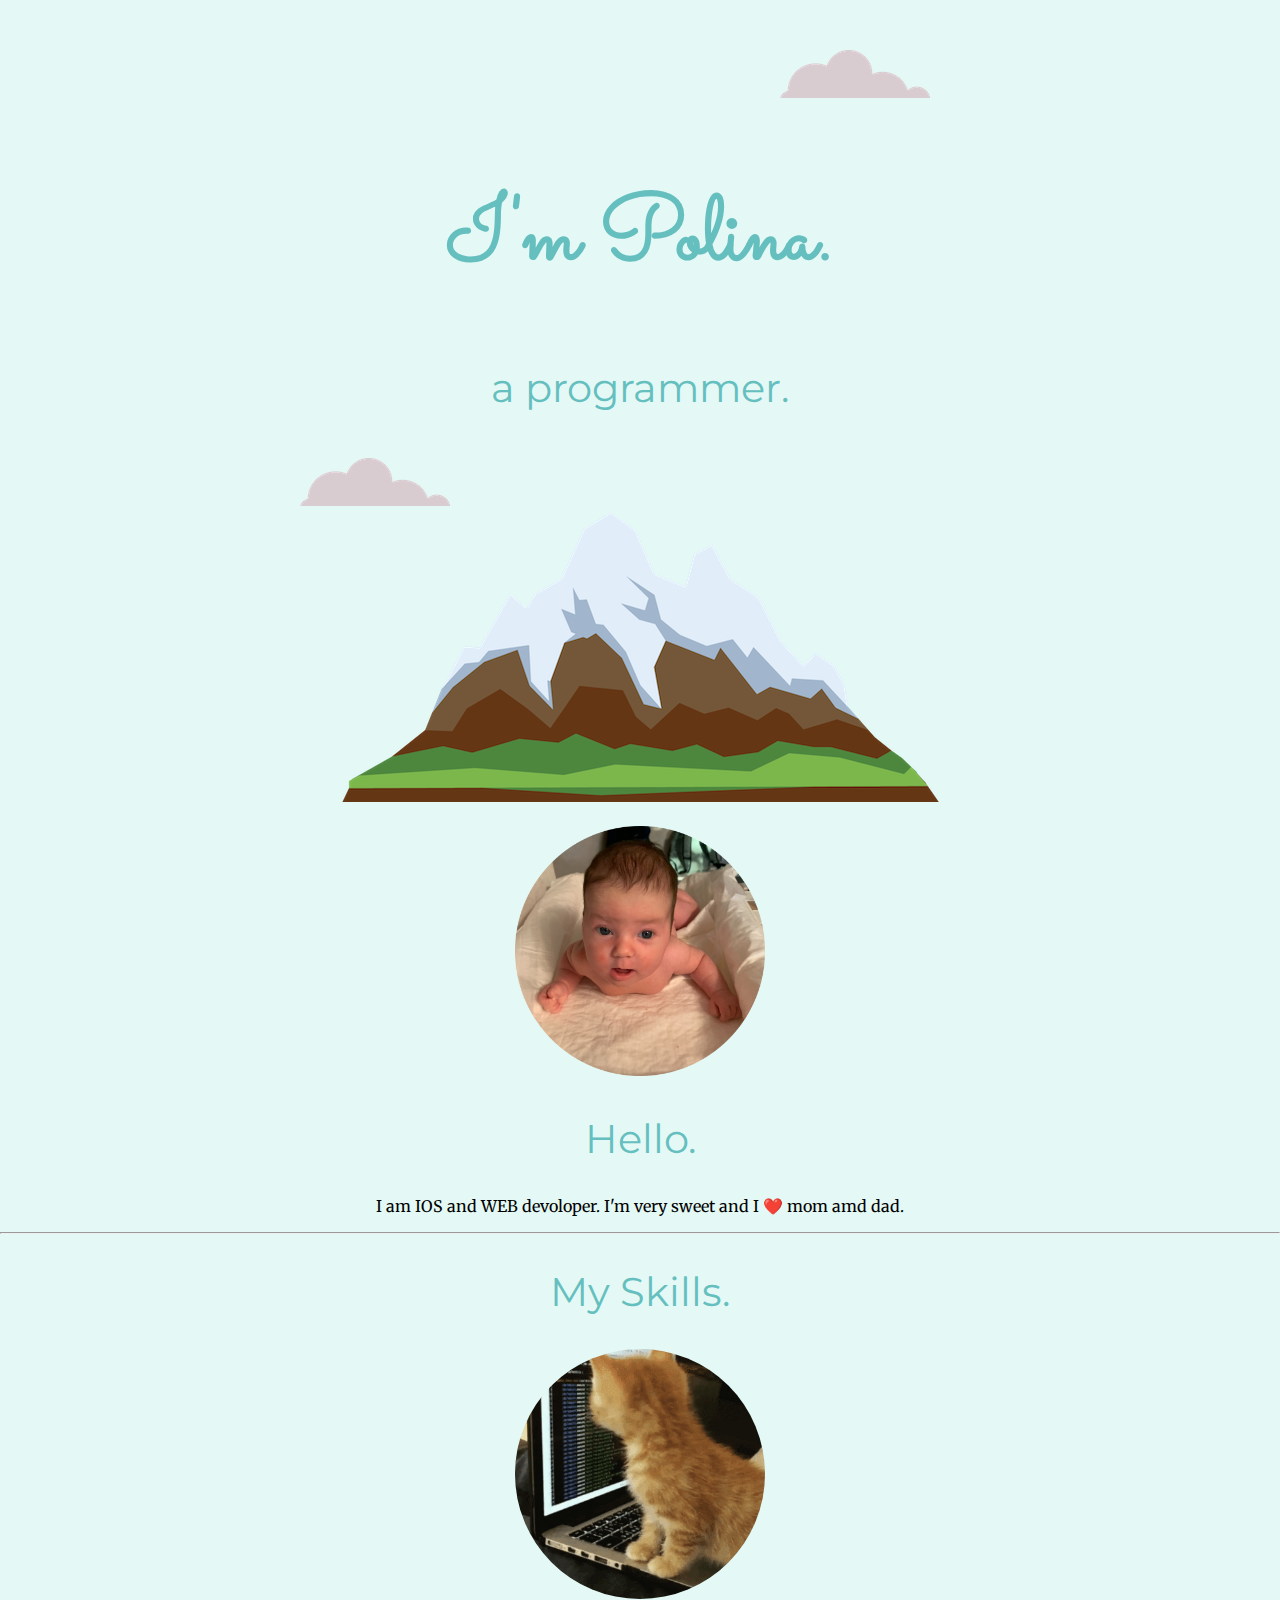
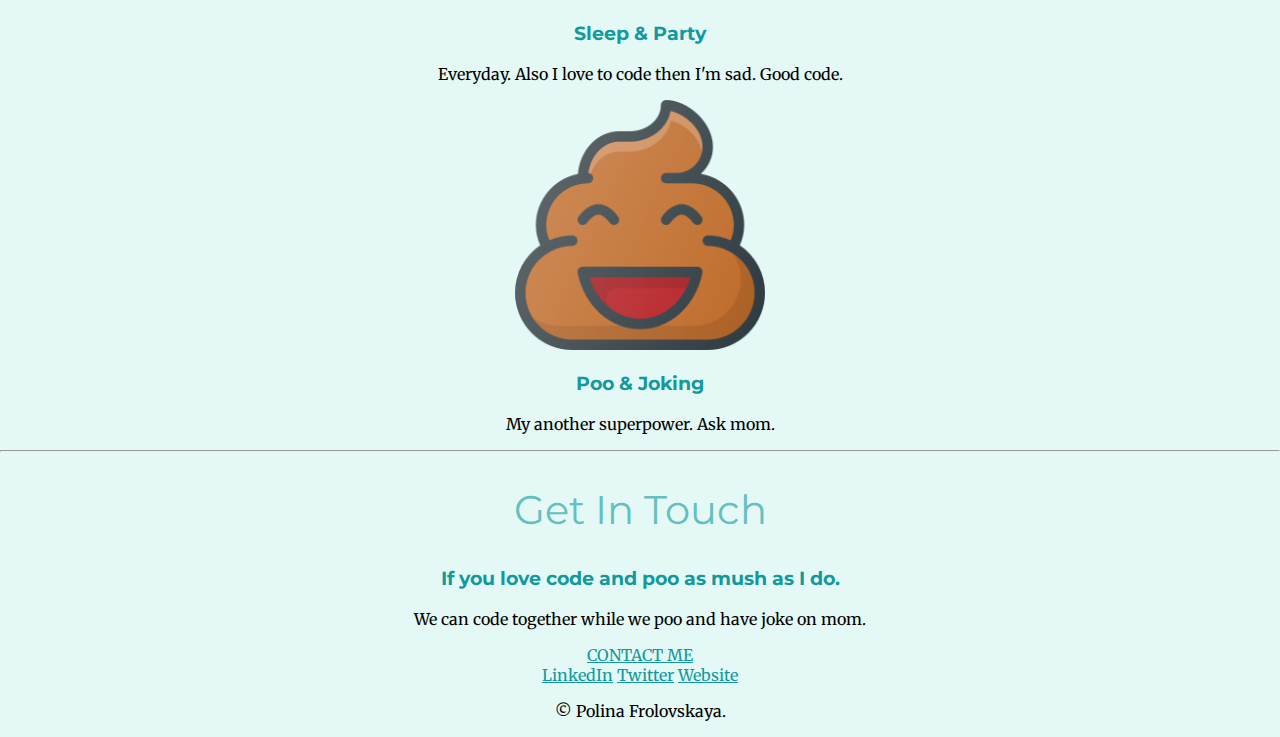
<file: CSS  My Site/index.html>
<!DOCTYPE html>
<html lang="en" dir="ltr">

<head>
  <meta charset="utf-8">
  <title>Polina Frolovskaya</title>
  <link rel="stylesheet" href="css/styles.css">
  <link rel="icon" href="images/favicon.ico">
  <link rel="preconnect" href="https://fonts.googleapis.com">
  <link rel="preconnect" href="https://fonts.gstatic.com" crossorigin>
  <link href="https://fonts.googleapis.com/css2?family=Merriweather&family=Montserrat&family=Sacramento&display=swap" rel="stylesheet">

</head>

<body>
  <div class="top-container">
    <img class="top-cloud" src="images/cloud.png" alt="cloud-img">
    <h1>I'm Polina.</h1>
    <h2>a programmer.</h2>
    <img class="bottom-cloud" src="images/cloud.png" alt="cloud-img">
    <img src="images/mountain.png" alt="mountain-img">
  </div>


  <div class="middle-container">
    <div class="profile">
      <img class="polina-img" src="images/Polina.png" alt="Polina-Frolovskaya">
      <h2>Hello.</h2>
      <p>I am IOS and WEB devoloper. I'm very sweet and I ❤️ mom amd dad.</p>
    </div>
    <hr>
    <div class="skills">
      <h2>My Skills.</h2>
      <div class="skill-row">
        <img class="cat-gif" src="images/cat.gif" alt="cat gif">
        <h3>Sleep & Party</h3>
        <p>Everyday. Also I love to code then I'm sad. Good code.</p>
      </div>
      <div class="skill-row">
        <img class="" src="images/poo.png" height="250">
        <h3>Poo & Joking</h3>
        <p>My another superpower. Ask mom.</p>
      </div>
    </div>
    <hr>
    <div class="contact-me">
      <h2>Get In Touch</h2>
      <h3>If you love code and poo as mush as I do.</h3>
      <p>We can code together while we poo and have joke on mom.</p>
      <a class="btn" href="mailto:name@email.com">CONTACT ME</a>
    </div>
  </div>


  <div class="bottom-container">
    <a class="footer-link" href="https://www.linkedin.com/">LinkedIn</a>
    <a class="footer-link" href="https://twitter.com/">Twitter</a>
    <a class="footer-link" href="https://www.appbrewery.co/">Website</a>
    <p>© Polina Frolovskaya.</p>
  </div>



</body>

</html>
</file>
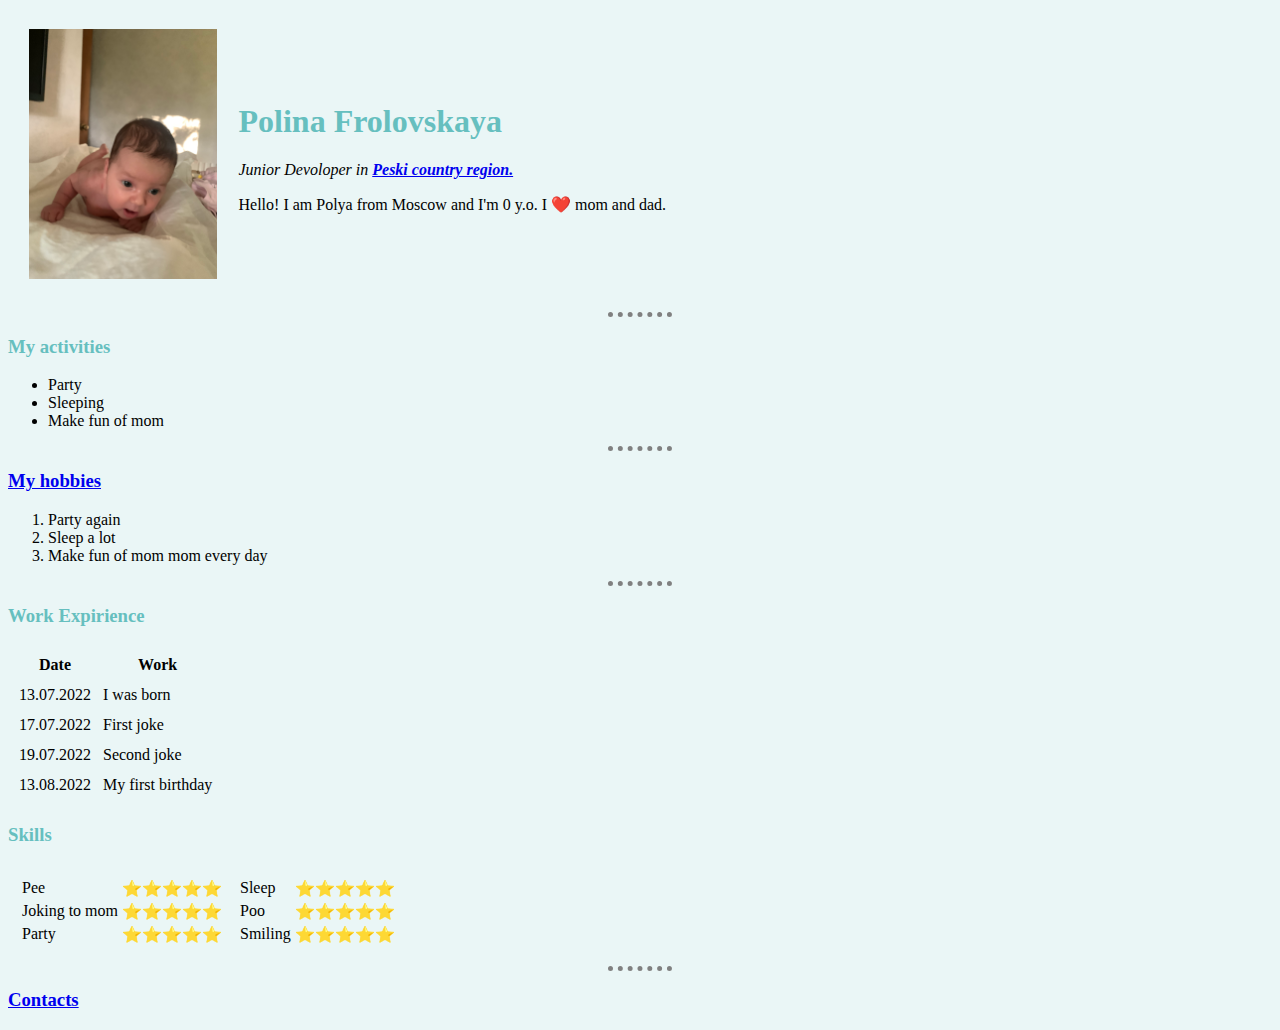
<file: HTML - Personal Site/index.html>
<!DOCTYPE html>
<html lang="en" dir="ltr">

<head>
  <meta charset="utf-8">
  <title>Personal Site</title>
  <link rel="stylesheet" href="css/styles.css">

</head>

<body>
  <table cellspacing="20">
    <tr>
      <td><img src="image/IMG_3059.jpeg" alt="Polina Frolovskaya profile" height="250"></td>
      <td>
        <h1>Polina Frolovskaya</h1>
        <p><em>Junior Devoloper in <strong><a href="https://ru.wikipedia.org/wiki/%D0%9F%D0%B5%D1%81%D0%BA%D0%B8_(%D0%9A%D0%BE%D0%BB%D0%BE%D0%BC%D0%B5%D0%BD%D1%81%D0%BA%D0%B8%D0%B9_%D1%80%D0%B0%D0%B9%D0%BE%D0%BD)">Peski country
                region.</a></strong></em></p>
        <p>Hello! I am Polya from Moscow and I'm 0 y.o. I ❤️ mom and dad.</p>
      </td>
    </tr>
  </table>
  <hr>
  <h3>My activities</h3>
  <ul>
    <li>Party</li>
    <li>Sleeping</li>
    <li>Make fun of mom</li>
  </ul>
  <hr>
  <h3><a href="hobbies.html">My hobbies</a></h3>
  <ol>
    <li>Party again</li>
    <li>Sleep a lot</li>
    <li>Make fun of mom mom every day</li>
  </ol>
  <hr>
  <h3>Work Expirience</h3>
  <table cellspacing="10">
    <thead>
      <tr>
        <th>Date</th>
        <th>Work</th>
      </tr>
    </thead>
    <tr>
      <td>13.07.2022</td>
      <td>I was born</td>
    </tr>
    <tr>
      <td>17.07.2022</td>
      <td>First joke</td>
    </tr>
    <tr>
      <td>19.07.2022</td>
      <td>Second joke</td>
    </tr>
    <tr>
      <td>13.08.2022</td>
      <td>My first birthday</td>
    </tr>
  </table>
  <h3>Skills</h3>
  <table cellspacing="10">
    <tr>
      <td>
        <table>
          <tr>
            <td>Pee</td>
            <td>⭐️⭐️⭐️⭐️⭐️</td>
          </tr>
          <tr>
            <td>Joking to mom</td>
            <td>⭐️⭐️⭐️⭐️⭐️</td>
          </tr>
          <tr>
            <td>Party</td>
            <td>⭐️⭐️⭐️⭐️⭐️</td>
          </tr>
        </table>
      </td>
      <td>
        <table>
          <tr>
            <td>Sleep</td>
            <td>⭐️⭐️⭐️⭐️⭐️</td>
          </tr>
          <tr>
            <td>Poo</td>
            <td>⭐️⭐️⭐️⭐️⭐️</td>
          </tr>
          <tr>
            <td>Smiling</td>
            <td>⭐️⭐️⭐️⭐️⭐️</td>
          </tr>
        </table>
      </td>
    </tr>
  </table>

  <hr>
  <h3><a href="contacts.html">Contacts</a></h3>
</body>

</html>
</file>
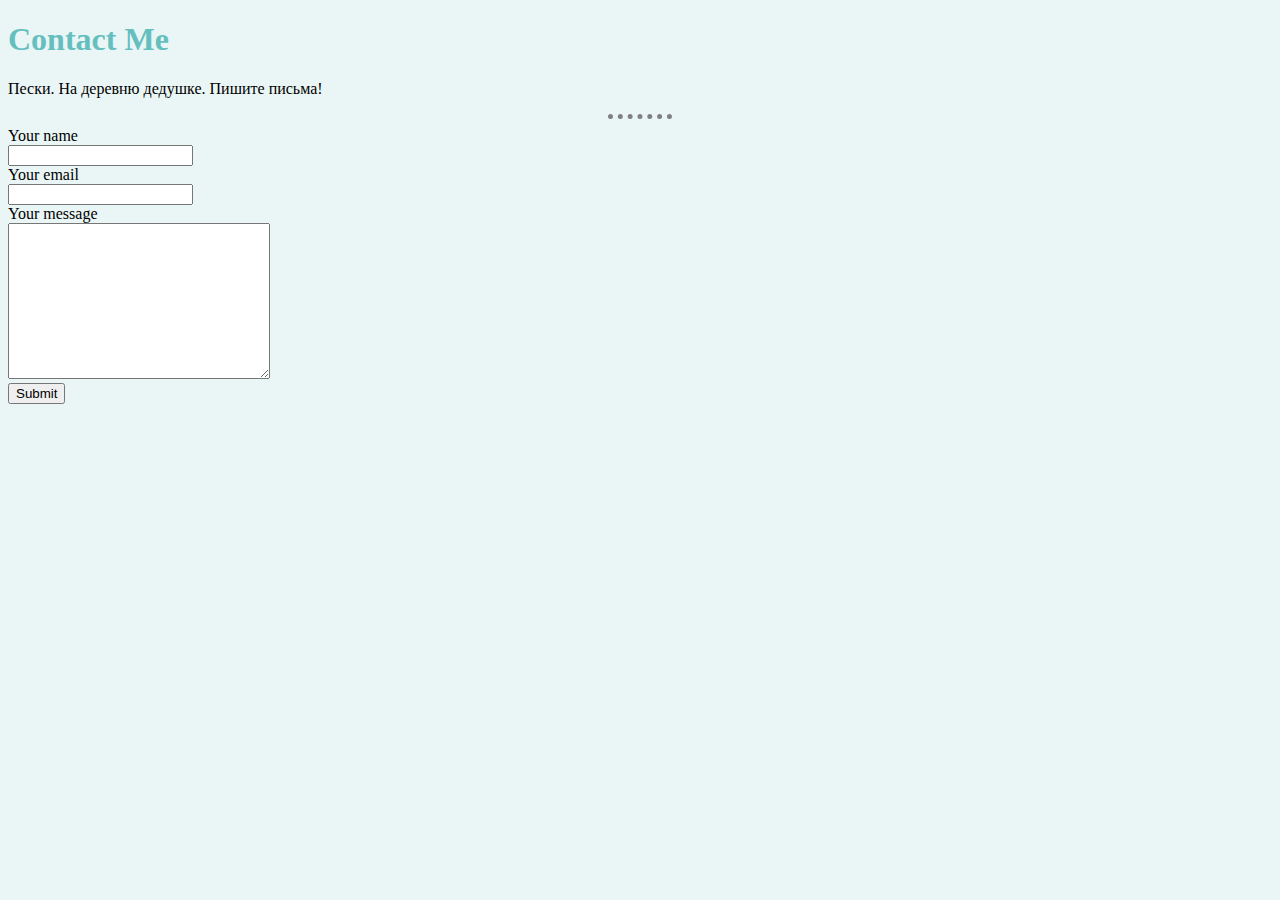
<file: HTML - Personal Site/contacts.html>
<!DOCTYPE html>
<html lang="en" dir="ltr">
  <head>
    <meta charset="utf-8">
    <title>Contact Me</title>
    <link rel="stylesheet" href="css/styles.css">
  </head>
  <body>
    <h1>Contact Me</h1>
    <p>Пески. На деревню дедушке. Пишите письма!</p>
    <hr>

    <form class="" action="mailto:frolkv@gmail.com" method="post" enctype="text/plain">
      <label>Your name</label><br>
      <input type="text" name="Your name" value=""><br>
      <label>Your email</label><br>
      <input type="email" name="Your email" value=""><br>
      <label>Your message</label><br>
      <textarea name="Your message" rows="10" cols="30"></textarea><br>
      <input type="submit" name="">
    </form>
  </body>
</html>
</file>
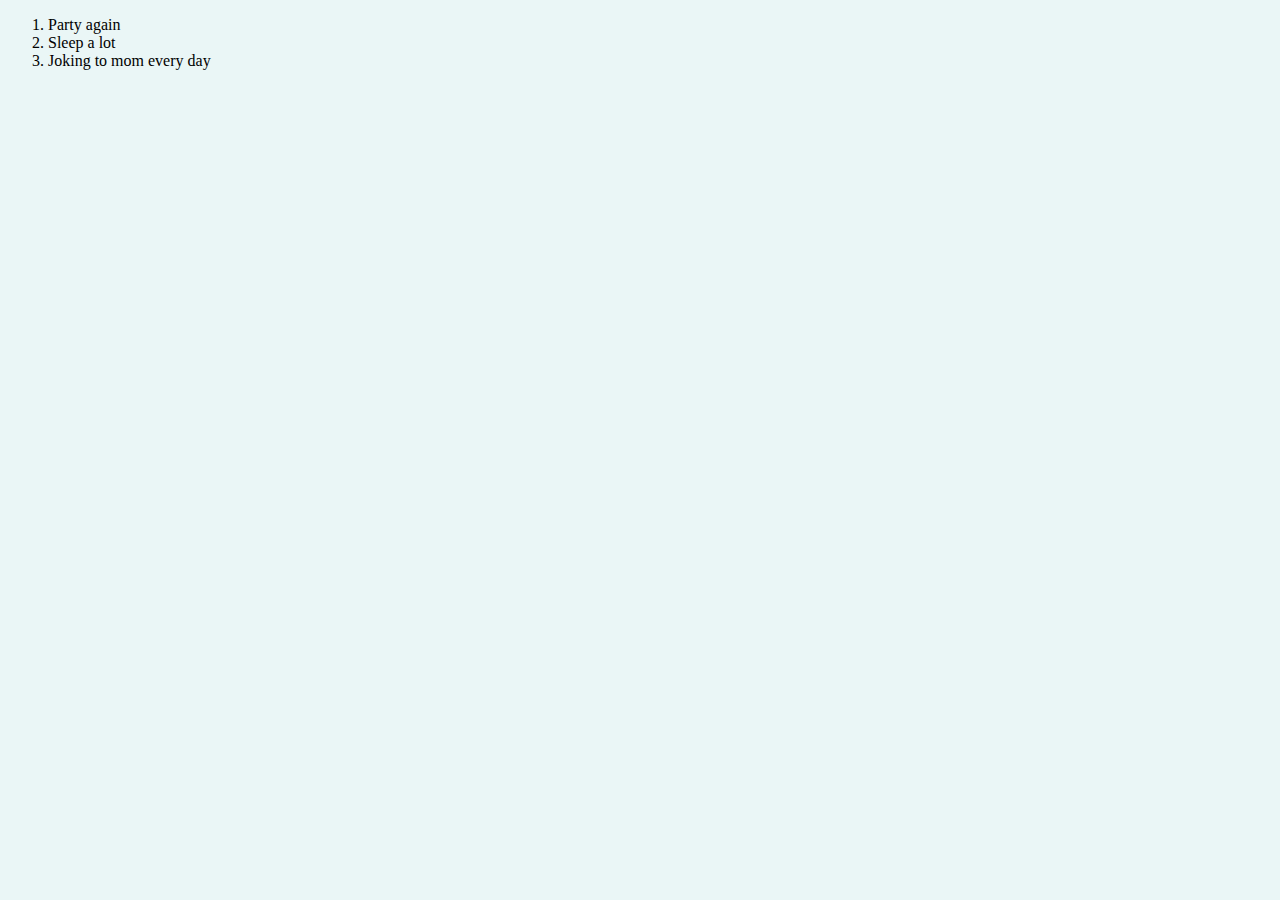
<file: HTML - Personal Site/hobbies.html>
<!DOCTYPE html>
<html lang="en" dir="ltr">
  <head>
    <meta charset="utf-8">
    <title>My hobbies</title>
    <link rel="stylesheet" href="css/styles.css">
  </head>
  <body>
    <ol>
      <li>Party again</li>
      <li>Sleep a lot</li>
      <li>Joking to mom every day</li>
    </ol>
  </body>
</html>
</file>
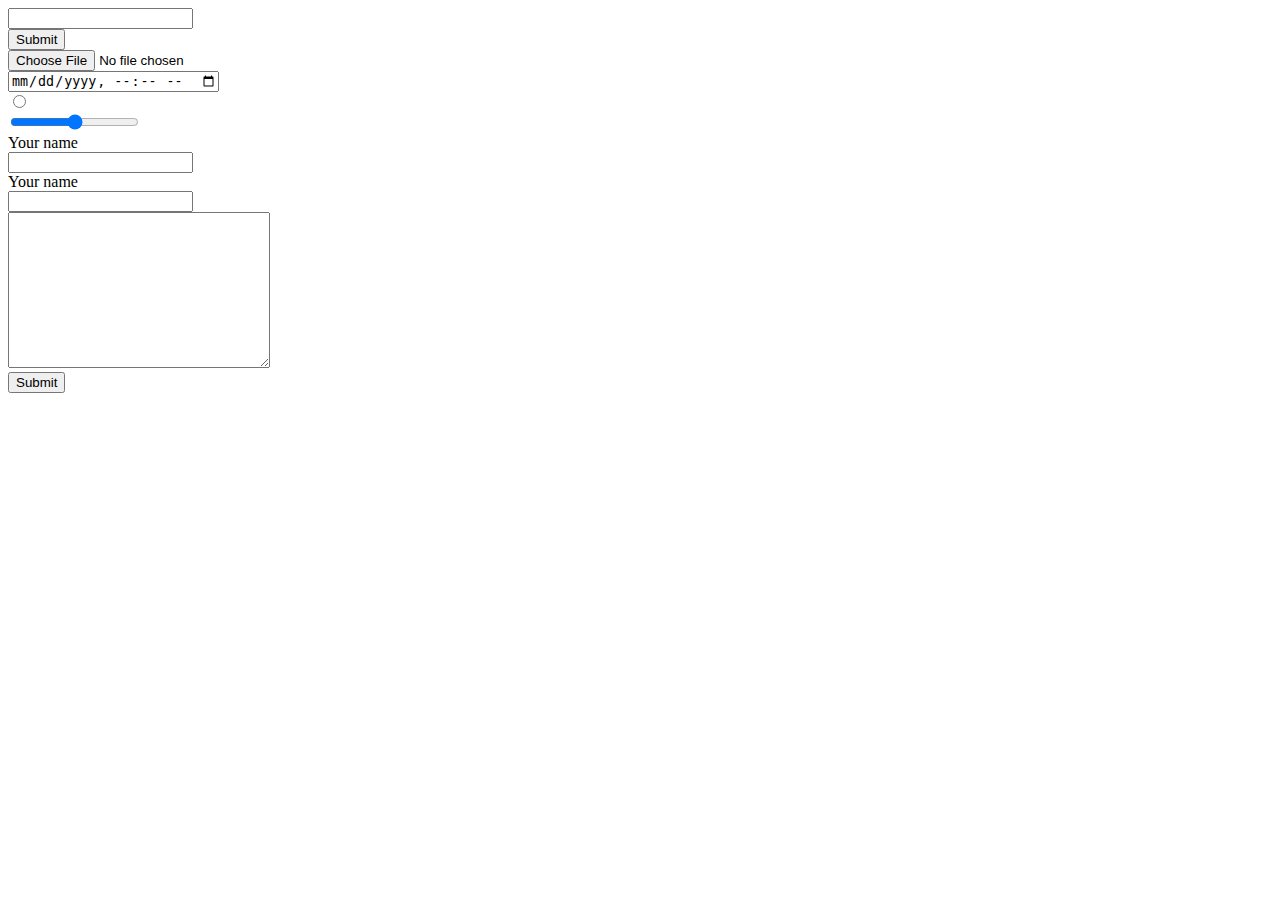
<file: HTML - Personal Site/inputs tests.html>
<!DOCTYPE html>
<html lang="en" dir="ltr">
  <head>
    <meta charset="utf-8">
    <title>inputs tests</title>
  </head>
  <body>
    <input type="text" name="" value=""><br>
    <input type="submit" name="submit"><br>
    <input type="file" name="submit"><br>
    <input type="datetime-local" name="submit"><br>
    <input type="radio" name="submit"><br>
    <input type="range" name="submit"><br>
    <form class="" action="index.html" method="post">
      <label>Your name</label><br>
      <input type="text" name="" value=""><br>
      <label>Your name</label><br>
      <input type="email" name="" value=""><br>
      <textarea name="name" rows="10" cols="30"></textarea><br>
      <input type="submit" name="">

    </form>
  </body>
</html>
</file>
<file: CSS  My Site/css/styles.css>
body {
  background-color: #E4F9F5;
  margin: 0;
  text-align: center;
  font-family: 'Merriweather', serif;
}

h1 {
  font-size: 5.625rem;
  margin: 50px auto 0 auto;
  font-family: 'Sacramento', cursive;
  color: #66BFBF;
  line-height: 2;
}

h2 {
  font-family: 'Montserrat', sans-serif;
  font-size: 2.5rem;
  color: #66BFBF;
  font-weight: normal;
}

h3{
  font-family: 'Montserrat', sans-serif;
  color: #11999E
}

a {
  color: #11999E
}

.top-container {
  background-color: #E4F9F5;
  position: relative;
  padding-top: 100px;
}

.polina-img {
  margin-top: 20px;
  height: 250px;
}

.cat-gif {
  border-radius: 50%;
  height: 250px;
  width: 250px;
}

.bottom-cloud {
  position: absolute;
  left: 300px;
  bottom: 300px;
}

.top-cloud {
  position: absolute;
  right: 350px;
  top: 50px;
}
</file>
<file: HTML - Personal Site/css/styles.css>
body {
  background-color: #EAF6F6;
}
hr{
  border-style: none;
  border-top-style: dotted;
  border-color: grey;
  border-width: 5px;
  width: 5%;
}

h1, h3 {
  color: #66BFBF;
}
</file>
